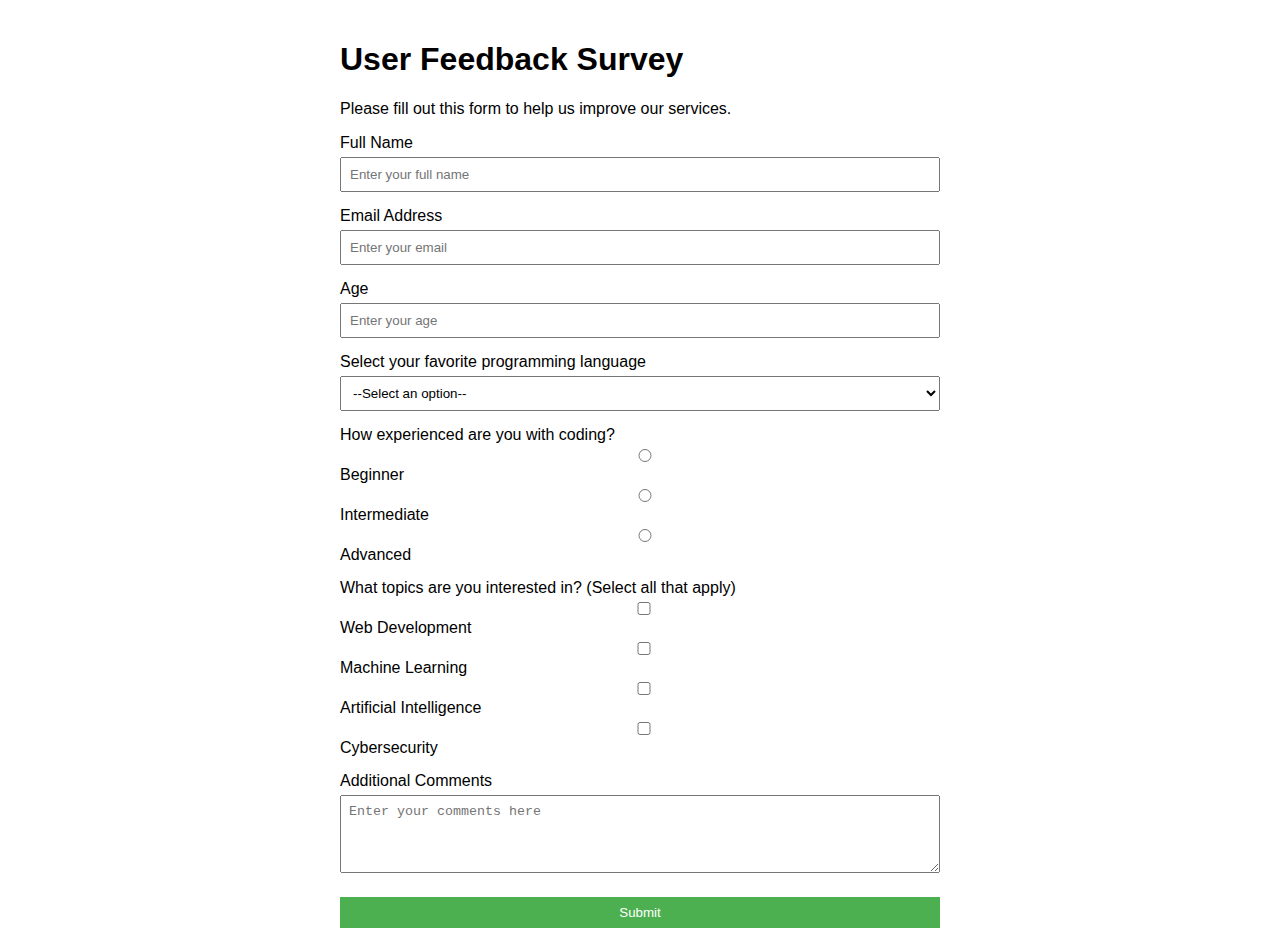
<file: projects/project-1-survey-form/index.html>
<!DOCTYPE html>
<html lang="en">
<head>
  <meta charset="UTF-8">
  <meta name="viewport" content="width=device-width, initial-scale=1.0">
  <title>Survey Form</title>
  <style>
    body {
      font-family: Arial, sans-serif;
      padding: 20px;
      max-width: 600px;
      margin: auto;
    }
    label {
      display: block;
      margin-top: 15px;
    }
    input, select, textarea, button {
      width: 100%;
      padding: 8px;
      margin-top: 5px;
      box-sizing: border-box;
    }
    button {
      margin-top: 20px;
      background-color: #4CAF50;
      color: white;
      border: none;
      cursor: pointer;
    }
    button:hover {
      background-color: #45a049;
    }
  </style>
</head>
<body>

  <h1 id="title">User Feedback Survey</h1>
  <p id="description">Please fill out this form to help us improve our services.</p>

  <form id="survey-form">

    <!-- Name -->
    <label id="name-label" for="name">Full Name</label>
    <input type="text" id="name" name="name" placeholder="Enter your full name" required>

    <!-- Email -->
    <label id="email-label" for="email">Email Address</label>
    <input type="email" id="email" name="email" placeholder="Enter your email" required>

    <!-- Number -->
    <label id="number-label" for="number">Age</label>
    <input type="number" id="number" name="age" placeholder="Enter your age" min="10" max="100">

    <!-- Dropdown -->
    <label for="dropdown">Select your favorite programming language</label>
    <select id="dropdown" name="language">
      <option value="">--Select an option--</option>
      <option value="javascript">JavaScript</option>
      <option value="python">Python</option>
      <option value="golang">Go</option>
      <option value="java">Java</option>
    </select>

    <!-- Radio Buttons -->
    <label>How experienced are you with coding?</label>
    <input type="radio" name="experience" value="beginner" required> Beginner
    <input type="radio" name="experience" value="intermediate"> Intermediate
    <input type="radio" name="experience" value="advanced"> Advanced

    <!-- Checkboxes -->
    <label>What topics are you interested in? (Select all that apply)</label>
    <input type="checkbox" name="topics" value="web"> Web Development
    <input type="checkbox" name="topics" value="ml"> Machine Learning
    <input type="checkbox" name="topics" value="ai"> Artificial Intelligence
    <input type="checkbox" name="topics" value="cybersecurity"> Cybersecurity

    <!-- Textarea -->
    <label for="comments">Additional Comments</label>
    <textarea id="comments" name="comments" rows="4" placeholder="Enter your comments here"></textarea>

    <!-- Submit Button -->
    <button type="submit" id="submit">Submit</button>

  </form>

</body>
</html>
</file>
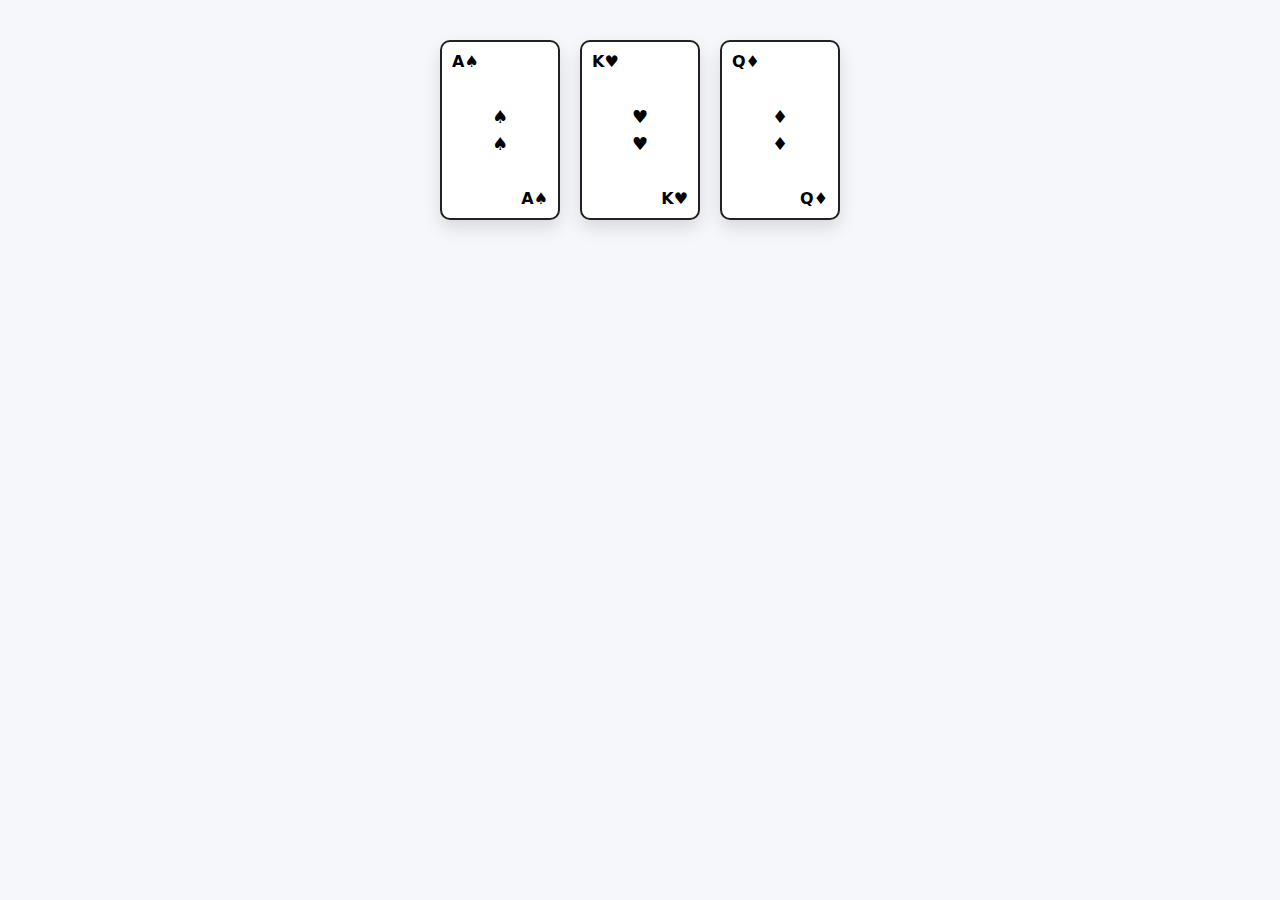
<file: projects/project-2-playing-cards/index.html>
<!DOCTYPE html>
<html lang="en">
<head>
  <meta charset="UTF-8" />
  <title>Playing Cards Layout</title>
  <meta name="viewport" content="width=device-width, initial-scale=1" />
  <link rel="stylesheet" href="styles.css" />
</head>
<body>

  <main id="playing-cards" aria-label="Playing cards layout">

    <div class="card" aria-label="Ace of spades">
      <div class="left">A♠</div>

      <div class="middle">
        <div>♠</div>
        <div>♠</div>
      </div>

      <div class="right">A♠</div>
    </div>

    <div class="card" aria-label="King of hearts">
      <div class="left">K♥</div>

      <div class="middle">
        <div>♥</div>
        <div>♥</div>
      </div>

      <div class="right">K♥</div>
    </div>

    <div class="card" aria-label="Queen of diamonds">
      <div class="left">Q♦</div>

      <div class="middle">
        <div>♦</div>
        <div>♦</div>
      </div>

      <div class="right">Q♦</div>
    </div>

  </main>

</body>
</html>
</file>
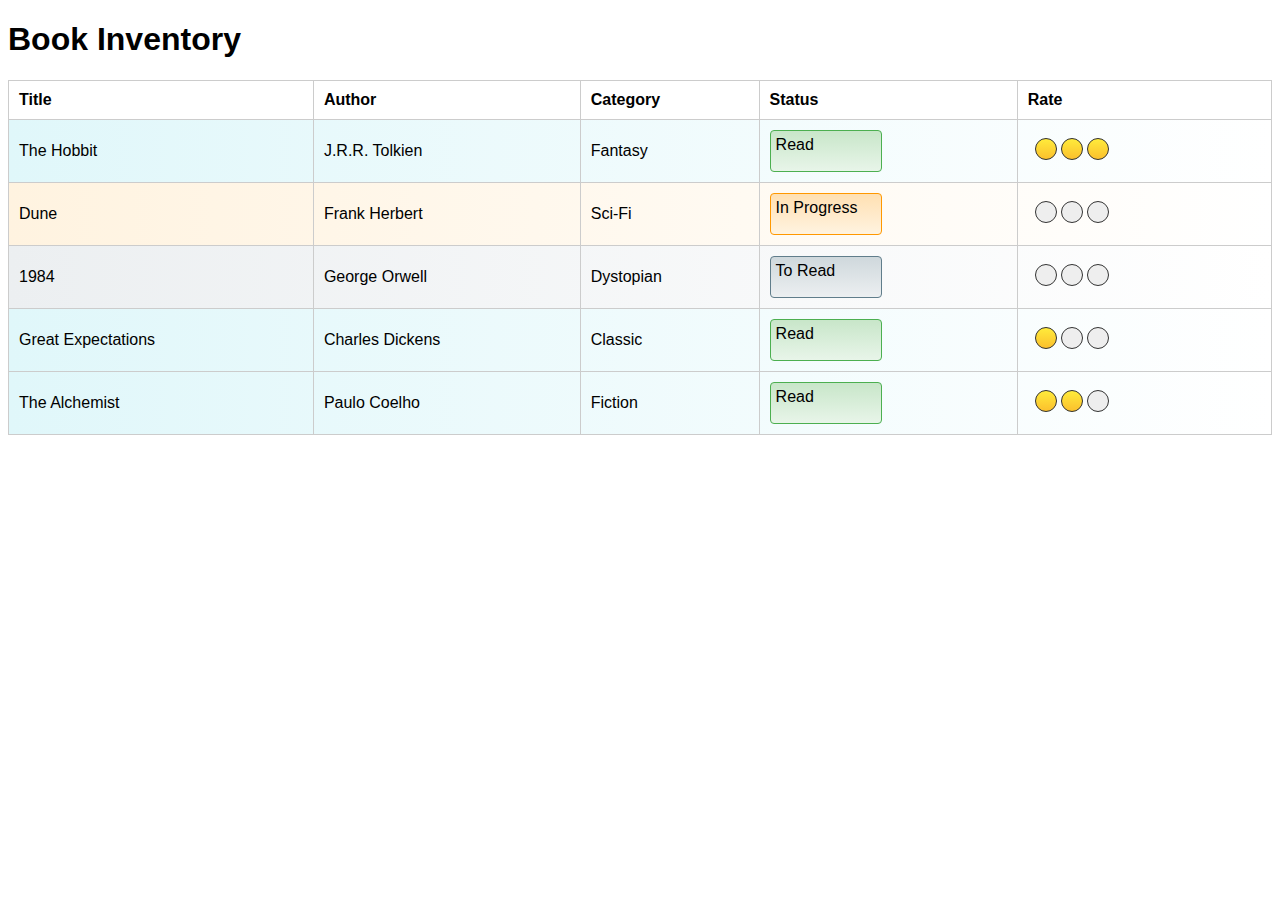
<file: projects/project-3-book-Inventory-app/index.html>
<!DOCTYPE html>
<html lang="en">
<head>
    <meta charset="UTF-8">
    <meta name="viewport" content="width=device-width, initial-scale=1.0">
    <title>Book Inventory</title>
    <link rel="stylesheet" href="styles.css">
</head>
<body>

    <h1>Book Inventory</h1>

    <table>
        <thead>
            <tr>
                <th>Title</th>
                <th>Author</th>
                <th>Category</th>
                <th>Status</th>
                <th>Rate</th>
            </tr>
        </thead>
        <tbody>
            <tr class="read">
                <td>The Hobbit</td>
                <td>J.R.R. Tolkien</td>
                <td>Fantasy</td>
                <td><span class="status">Read</span></td>
                <td>
                    <span class="rate three">
                        <span></span><span></span><span></span>
                    </span>
                </td>
            </tr>

            <tr class="in-progress">
                <td>Dune</td>
                <td>Frank Herbert</td>
                <td>Sci-Fi</td>
                <td><span class="status">In Progress</span></td>
                <td>
                    <span class="rate">
                        <span></span><span></span><span></span>
                    </span>
                </td>
            </tr>

            <tr class="to-read">
                <td>1984</td>
                <td>George Orwell</td>
                <td>Dystopian</td>
                <td><span class="status">To Read</span></td>
                <td>
                    <span class="rate">
                        <span></span><span></span><span></span>
                    </span>
                </td>
            </tr>

            <tr class="read">
                <td>Great Expectations</td>
                <td>Charles Dickens</td>
                <td>Classic</td>
                <td><span class="status">Read</span></td>
                <td>
                    <span class="rate one">
                        <span></span><span></span><span></span>
                    </span>
                </td>
            </tr>
            
            <tr class="read">
                <td>The Alchemist</td>
                <td>Paulo Coelho</td>
                <td>Fiction</td>
                <td><span class="status">Read</span></td>
                <td>
                    <span class="rate two">
                        <span></span><span></span><span></span>
                    </span>
                </td>
            </tr>

        </tbody>
    </table>

</body>
</html>
</file>
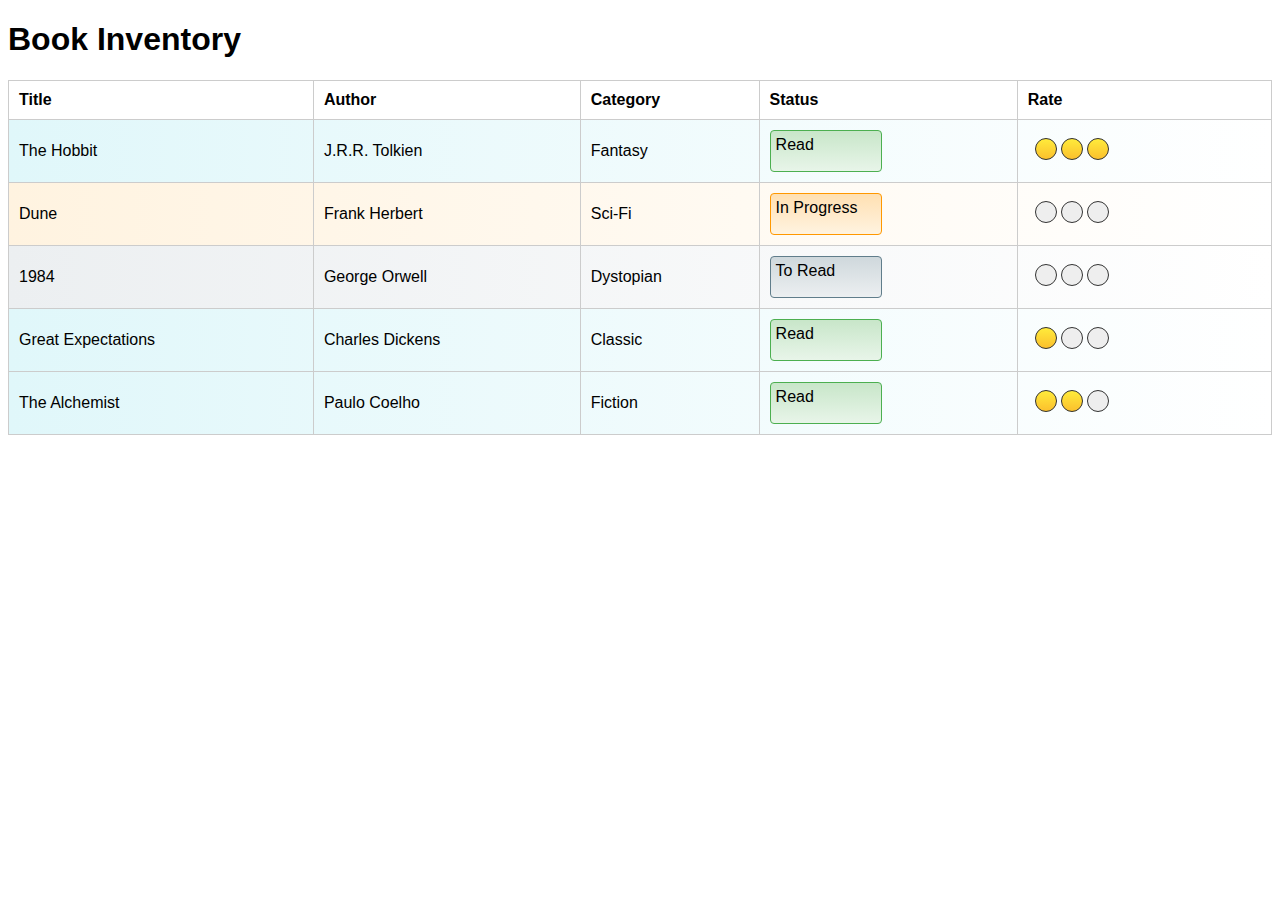
<file: projects/project-3-book-Inventry-app/index.html>
<!DOCTYPE html>
<html lang="en">
<head>
    <meta charset="UTF-8">
    <meta name="viewport" content="width=device-width, initial-scale=1.0">
    <title>Book Inventory</title>
    <link rel="stylesheet" href="styles.css">
</head>
<body>

    <h1>Book Inventory</h1>

    <table>
        <thead>
            <tr>
                <th>Title</th>
                <th>Author</th>
                <th>Category</th>
                <th>Status</th>
                <th>Rate</th>
            </tr>
        </thead>
        <tbody>
            <tr class="read">
                <td>The Hobbit</td>
                <td>J.R.R. Tolkien</td>
                <td>Fantasy</td>
                <td><span class="status">Read</span></td>
                <td>
                    <span class="rate three">
                        <span></span><span></span><span></span>
                    </span>
                </td>
            </tr>

            <tr class="in-progress">
                <td>Dune</td>
                <td>Frank Herbert</td>
                <td>Sci-Fi</td>
                <td><span class="status">In Progress</span></td>
                <td>
                    <span class="rate">
                        <span></span><span></span><span></span>
                    </span>
                </td>
            </tr>

            <tr class="to-read">
                <td>1984</td>
                <td>George Orwell</td>
                <td>Dystopian</td>
                <td><span class="status">To Read</span></td>
                <td>
                    <span class="rate">
                        <span></span><span></span><span></span>
                    </span>
                </td>
            </tr>

            <tr class="read">
                <td>Great Expectations</td>
                <td>Charles Dickens</td>
                <td>Classic</td>
                <td><span class="status">Read</span></td>
                <td>
                    <span class="rate one">
                        <span></span><span></span><span></span>
                    </span>
                </td>
            </tr>
            
            <tr class="read">
                <td>The Alchemist</td>
                <td>Paulo Coelho</td>
                <td>Fiction</td>
                <td><span class="status">Read</span></td>
                <td>
                    <span class="rate two">
                        <span></span><span></span><span></span>
                    </span>
                </td>
            </tr>

        </tbody>
    </table>

</body>
</html>
</file>
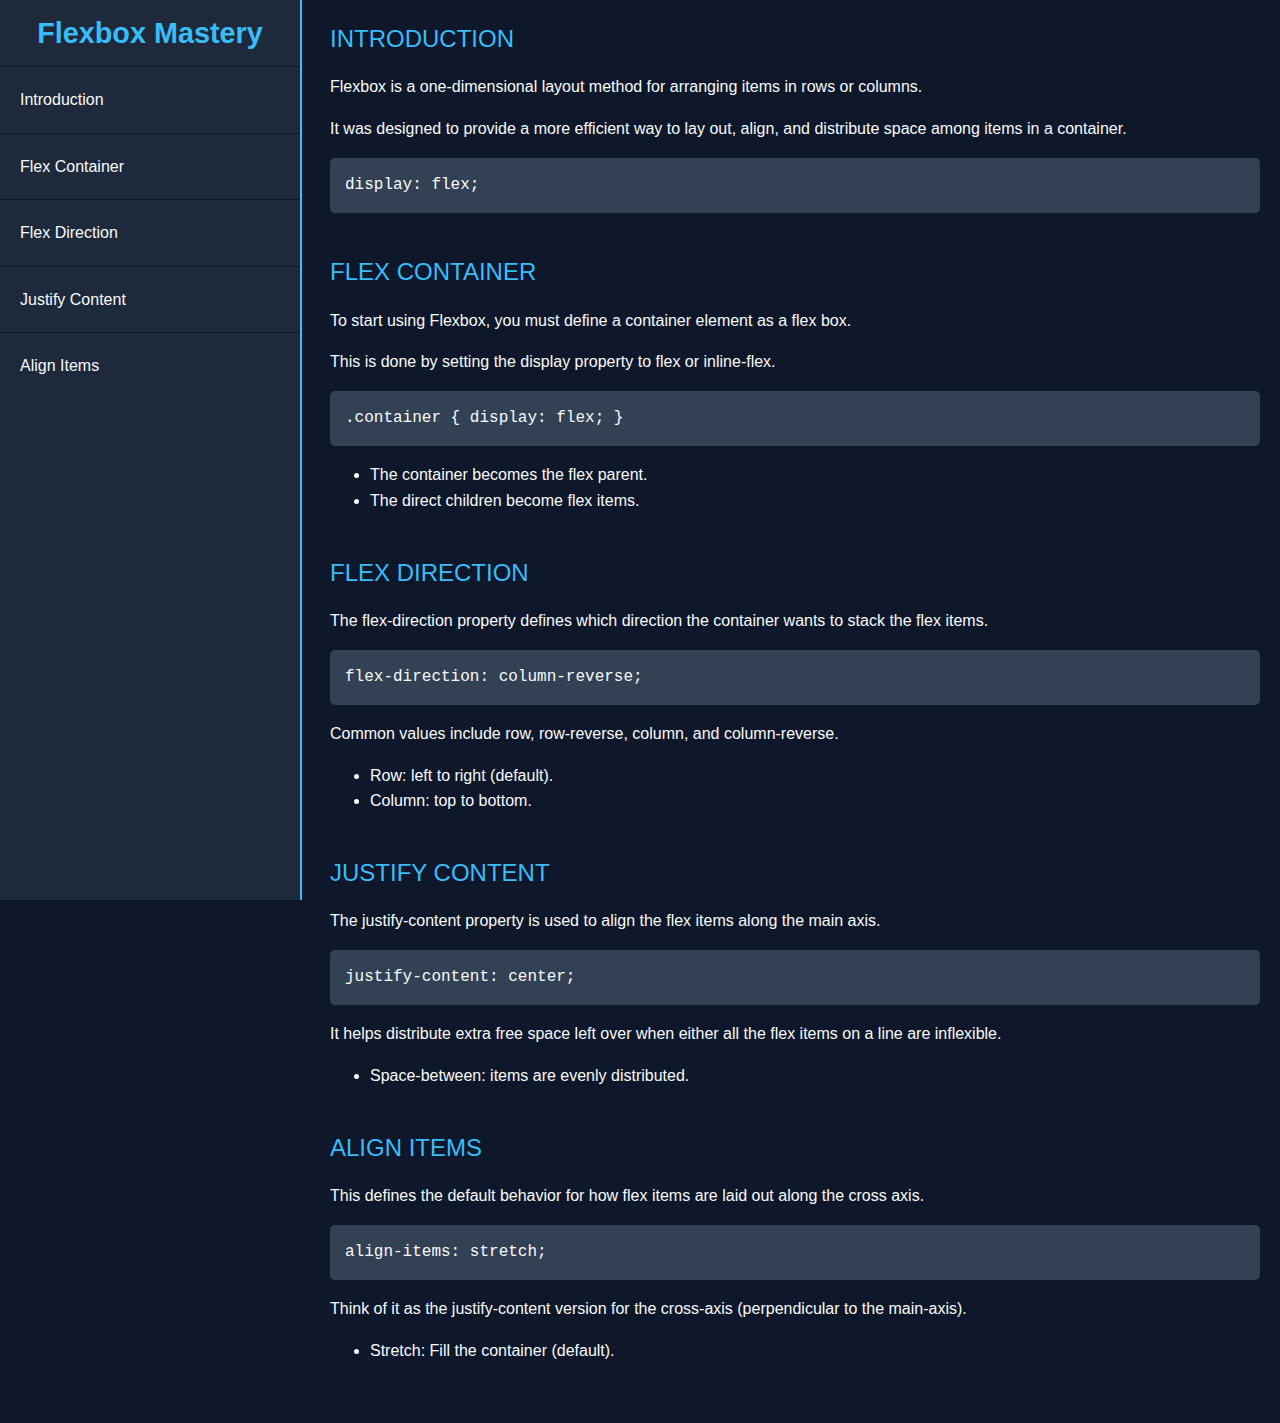
<file: projects/project-4-technical-documentation-page/index.html>
<!DOCTYPE html>
<html lang="en">
<head>
    <meta charset="UTF-8">
    <meta name="viewport" content="width=device-width, initial-scale=1.0">
    <title>Flexbox Mastery Documentation</title>
    <link rel="stylesheet" href="styles.css">
</head>
<body>
    <nav id="navbar">
        <header>Flexbox Mastery</header>
        <a class="nav-link" href="#Introduction">Introduction</a>
        <a class="nav-link" href="#Flex_Container">Flex Container</a>
        <a class="nav-link" href="#Flex_Direction">Flex Direction</a>
        <a class="nav-link" href="#Justify_Content">Justify Content</a>
        <a class="nav-link" href="#Align_Items">Align Items</a>
    </nav>

    <main id="main-doc">
        <section class="main-section" id="Introduction">
            <header>Introduction</header>
            <p>Flexbox is a one-dimensional layout method for arranging items in rows or columns.</p>
            <p>It was designed to provide a more efficient way to lay out, align, and distribute space among items in a container.</p>
            <code>display: flex;</code>
        </section>

        <section class="main-section" id="Flex_Container">
            <header>Flex Container</header>
            <p>To start using Flexbox, you must define a container element as a flex box.</p>
            <p>This is done by setting the display property to flex or inline-flex.</p>
            <code>.container { display: flex; }</code>
            <ul>
                <li>The container becomes the flex parent.</li>
                <li>The direct children become flex items.</li>
            </ul>
        </section>

        <section class="main-section" id="Flex_Direction">
            <header>Flex Direction</header>
            <p>The flex-direction property defines which direction the container wants to stack the flex items.</p>
            <code>flex-direction: column-reverse;</code>
            <p>Common values include row, row-reverse, column, and column-reverse.</p>
            <ul>
                <li>Row: left to right (default).</li>
                <li>Column: top to bottom.</li>
            </ul>
        </section>

        <section class="main-section" id="Justify_Content">
            <header>Justify Content</header>
            <p>The justify-content property is used to align the flex items along the main axis.</p>
            <code>justify-content: center;</code>
            <p>It helps distribute extra free space left over when either all the flex items on a line are inflexible.</p>
            <ul>
                <li>Space-between: items are evenly distributed.</li>
            </ul>
        </section>

        <section class="main-section" id="Align_Items">
            <header>Align Items</header>
            <p>This defines the default behavior for how flex items are laid out along the cross axis.</p>
            <code>align-items: stretch;</code>
            <p>Think of it as the justify-content version for the cross-axis (perpendicular to the main-axis).</p>
            <ul>
                <li>Stretch: Fill the container (default).</li>
            </ul>
        </section>
    </main>
</body>
</html>
</file>
<file: projects/project-2-playing-cards/styles.css>
:root {
  --card-width: 120px;
  --card-height: 180px;
  --border-color: #222;
  --card-bg: #ffffff;
  --shadow: 0 8px 18px rgba(0, 0, 0, 0.12);
}

* {
  box-sizing: border-box;
}

body {
  margin: 0;
  padding: 40px 20px;
  font-family: system-ui, -apple-system, BlinkMacSystemFont, sans-serif;
  background: #f5f7fb;
}

/* Container */

#playing-cards {
  display: flex;
  justify-content: center;
  flex-wrap: wrap;
  gap: 20px;
}

/* Card */

.card {
  width: var(--card-width);
  height: var(--card-height);

  display: flex;
  justify-content: space-between;

  padding: 10px;
  border: 2px solid var(--border-color);
  border-radius: 10px;

  background: var(--card-bg);
  box-shadow: var(--shadow);

  transition: transform 0.2s ease, box-shadow 0.2s ease;
}

/* Small professional interaction */

.card:hover {
  transform: translateY(-4px);
  box-shadow: 0 12px 24px rgba(0, 0, 0, 0.18);
}

/* Positions inside card */

.left {
  align-self: flex-start;
  font-weight: 600;
}

.middle {
  align-self: center;
  display: flex;
  flex-direction: column;
  justify-content: center;
  gap: 6px;
  font-size: 18px;
}

.right {
  align-self: flex-end;
  font-weight: 600;
}
</file>
<file: projects/project-3-book-Inventory-app/styles.css>
/* General Layout */
body {
    font-family: Arial, sans-serif;
}

table {
    width: 100%;
    border-collapse: collapse;
}

th, td {
    padding: 10px;
    border: 1px solid #ccc;
    text-align: left;
}

/* 1. Row Backgrounds (Attribute Selectors) */
tr[class="read"] {
    background-image: linear-gradient(to right, #e0f7fa, #fff);
}

tr[class="to-read"] {
    background-image: linear-gradient(to right, #eceff1, #fff);
}

tr[class="in-progress"] {
    background-image: linear-gradient(to right, #fff3e0, #fff);
}

/* 2. Display property for all spans */
span {
    display: inline-block;
}

/* 3. Status Badges (Nested Attribute Selectors) */
/* Target status inside to-read rows */
tr[class="to-read"] span[class="status"] {
    border: 1px solid #607d8b;
    background-image: linear-gradient(#cfd8dc, #eceff1);
    border-radius: 4px;
}

/* Target status inside read rows */
tr[class="read"] span[class="status"] {
    border: 1px solid #4caf50;
    background-image: linear-gradient(#c8e6c9, #e8f5e9);
    border-radius: 4px;
}

/* Target status inside in-progress rows */
tr[class="in-progress"] span[class="status"] {
    border: 1px solid #ff9800;
    background-image: linear-gradient(#ffe0b2, #fff3e0);
    border-radius: 4px;
}

/* 4. Sizing for Status and Rate wrappers */
span[class="status"], 
span[class^="rate"] {
    height: 30px;
    width: 100px; /* Arbitrary width to pass test */
    padding: 5px;
}

/* 5. Styling the Rate Circles (Direct children) */
span[class^="rate"] > span {
    border: 1px solid #333;
    border-radius: 50%;
    margin: 2px;
    height: 20px;
    width: 20px;
    background-color: #eee;
}

/* --- FIX FOR THE FAILING TESTS --- */

/* Fail 48 & 49: Target first descendant of "one".
   Use ~= for "word" match. */
span[class~="one"] span:first-child {
    background-image: linear-gradient(#ffeb3b, #fbc02d);
}

/* Fail 50 & 51: Target first two descendants of "two". 
   Explicitly selecting first-child and nth-child(2). */
span[class~="two"] span:first-child,
span[class~="two"] span:nth-child(2) {
    background-image: linear-gradient(#ffeb3b, #fbc02d);
}

/* Fail 52 & 53: Target all descendants of "three". */
span[class~="three"] span {
    background-image: linear-gradient(#ffeb3b, #fbc02d);
}
</file>
<file: projects/project-3-book-Inventry-app/styles.css>
/* General Layout */
body {
    font-family: Arial, sans-serif;
}

table {
    width: 100%;
    border-collapse: collapse;
}

th, td {
    padding: 10px;
    border: 1px solid #ccc;
    text-align: left;
}

/* 1. Row Backgrounds (Attribute Selectors) */
tr[class="read"] {
    background-image: linear-gradient(to right, #e0f7fa, #fff);
}

tr[class="to-read"] {
    background-image: linear-gradient(to right, #eceff1, #fff);
}

tr[class="in-progress"] {
    background-image: linear-gradient(to right, #fff3e0, #fff);
}

/* 2. Display property for all spans */
span {
    display: inline-block;
}

/* 3. Status Badges (Nested Attribute Selectors) */
/* Target status inside to-read rows */
tr[class="to-read"] span[class="status"] {
    border: 1px solid #607d8b;
    background-image: linear-gradient(#cfd8dc, #eceff1);
    border-radius: 4px;
}

/* Target status inside read rows */
tr[class="read"] span[class="status"] {
    border: 1px solid #4caf50;
    background-image: linear-gradient(#c8e6c9, #e8f5e9);
    border-radius: 4px;
}

/* Target status inside in-progress rows */
tr[class="in-progress"] span[class="status"] {
    border: 1px solid #ff9800;
    background-image: linear-gradient(#ffe0b2, #fff3e0);
    border-radius: 4px;
}

/* 4. Sizing for Status and Rate wrappers */
span[class="status"], 
span[class^="rate"] {
    height: 30px;
    width: 100px; /* Arbitrary width to pass test */
    padding: 5px;
}

/* 5. Styling the Rate Circles (Direct children) */
span[class^="rate"] > span {
    border: 1px solid #333;
    border-radius: 50%;
    margin: 2px;
    height: 20px;
    width: 20px;
    background-color: #eee;
}

/* --- FIX FOR THE FAILING TESTS --- */

/* Fail 48 & 49: Target first descendant of "one".
   Use ~= for "word" match. */
span[class~="one"] span:first-child {
    background-image: linear-gradient(#ffeb3b, #fbc02d);
}

/* Fail 50 & 51: Target first two descendants of "two". 
   Explicitly selecting first-child and nth-child(2). */
span[class~="two"] span:first-child,
span[class~="two"] span:nth-child(2) {
    background-image: linear-gradient(#ffeb3b, #fbc02d);
}

/* Fail 52 & 53: Target all descendants of "three". */
span[class~="three"] span {
    background-image: linear-gradient(#ffeb3b, #fbc02d);
}
</file>
<file: projects/project-4-technical-documentation-page/styles.css>
:root {
    --bg-color: #0f172a;
    --nav-color: #1e293b;
    --text-color: #f8fafc;
    --accent: #38bdf8;
}

body {
    font-family: 'Segoe UI', Tahoma, Geneva, Verdana, sans-serif;
    line-height: 1.6;
    background-color: var(--bg-color);
    color: var(--text-color);
    margin: 0;
}

#navbar {
    position: fixed;
    min-width: 250px;
    top: 0;
    left: 0;
    width: 300px;
    height: 100%;
    border-right: 2px solid var(--accent);
    background-color: var(--nav-color);
}

#navbar header {
    color: var(--accent);
    margin: 10px;
    text-align: center;
    font-size: 1.8rem;
    font-weight: bold;
}

.nav-link {
    display: block;
    padding: 20px;
    color: var(--text-color);
    text-decoration: none;
    border-top: 1px solid var(--bg-color);
}

.nav-link:hover {
    background-color: var(--accent);
    color: var(--bg-color);
}

#main-doc {
    margin-left: 310px;
    padding: 20px;
}

.main-section {
    margin-bottom: 40px;
}

.main-section header {
    font-size: 1.5rem;
    color: var(--accent);
    text-transform: uppercase;
}

code {
    display: block;
    background-color: #334155;
    padding: 15px;
    border-radius: 5px;
    margin: 10px 0;
    font-family: 'Courier New', Courier, monospace;
}

@media (max-width: 768px) {
    #navbar {
        width: 100%;
        height: 200px;
        position: relative;
        border-right: none;
        border-bottom: 2px solid var(--accent);
    }

    #main-doc {
        margin-left: 0;
    }

    .nav-link {
        padding: 10px;
    }
}
</file>
